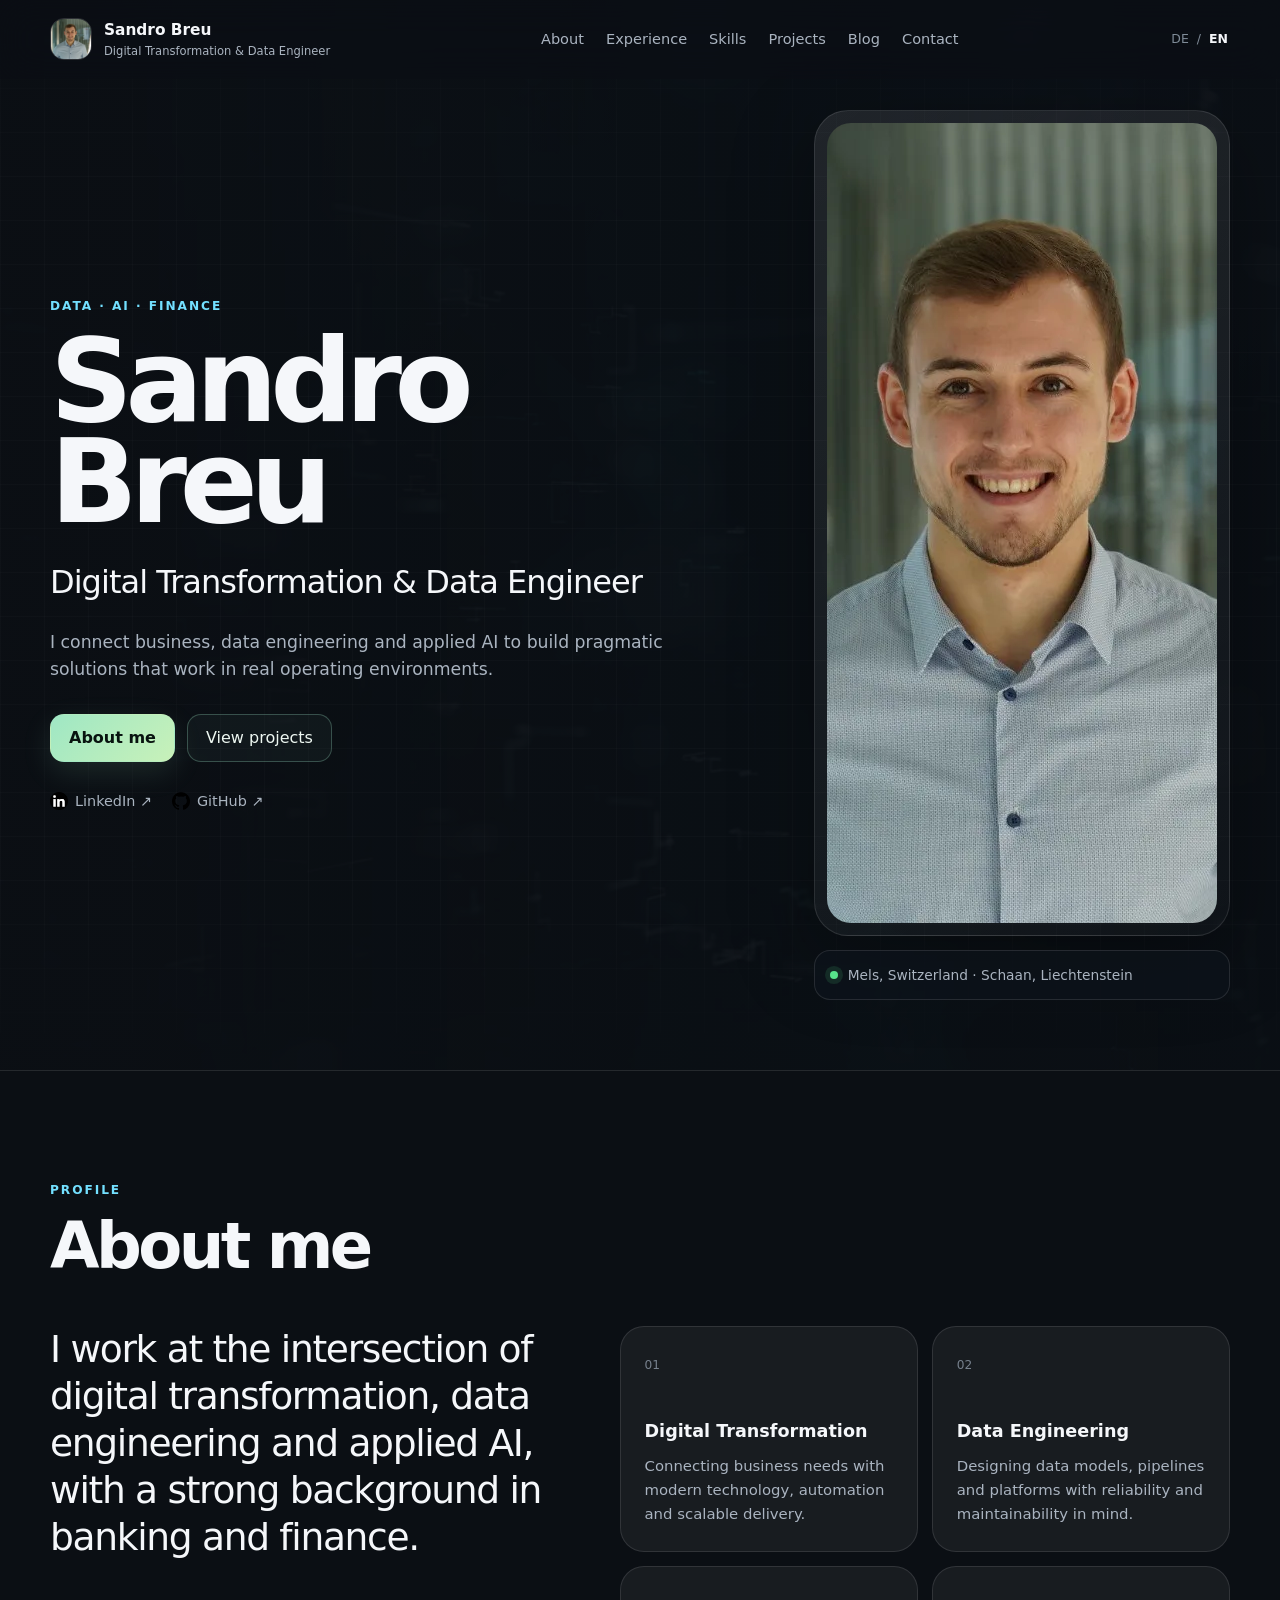
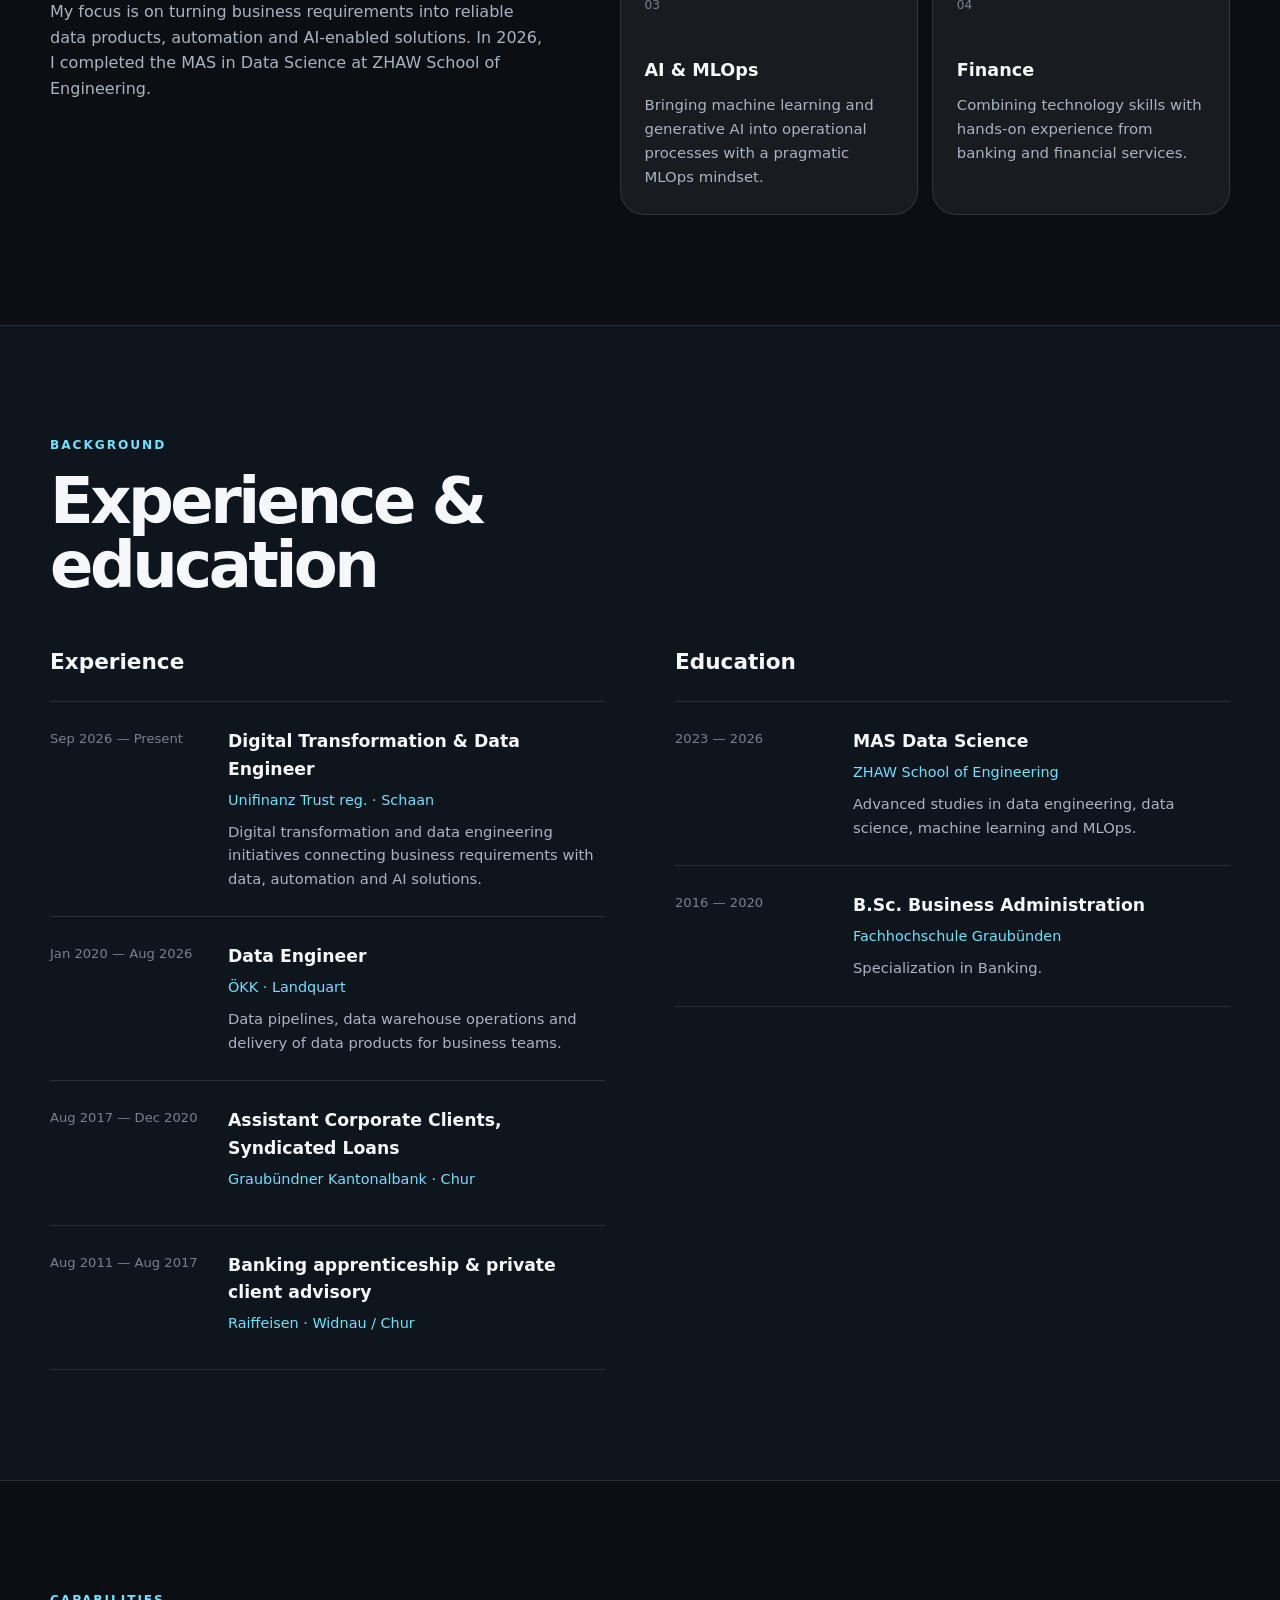
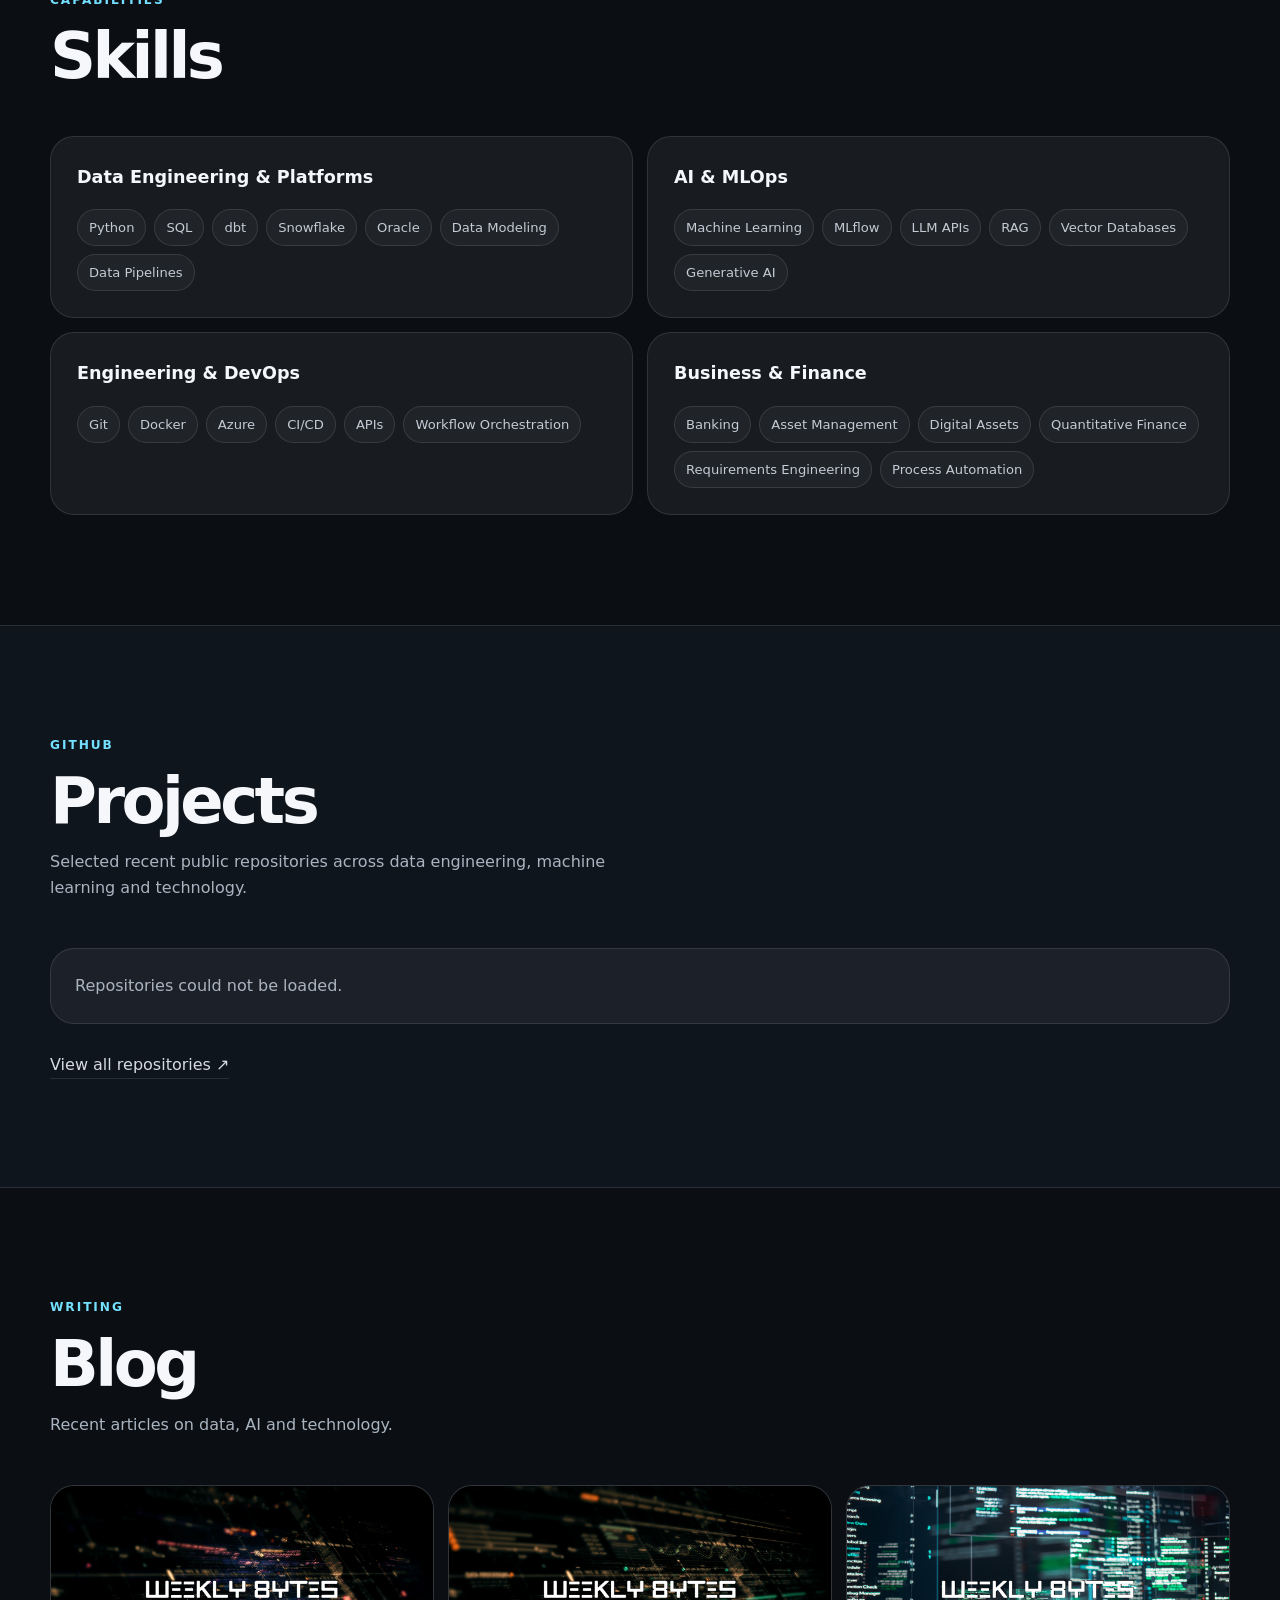
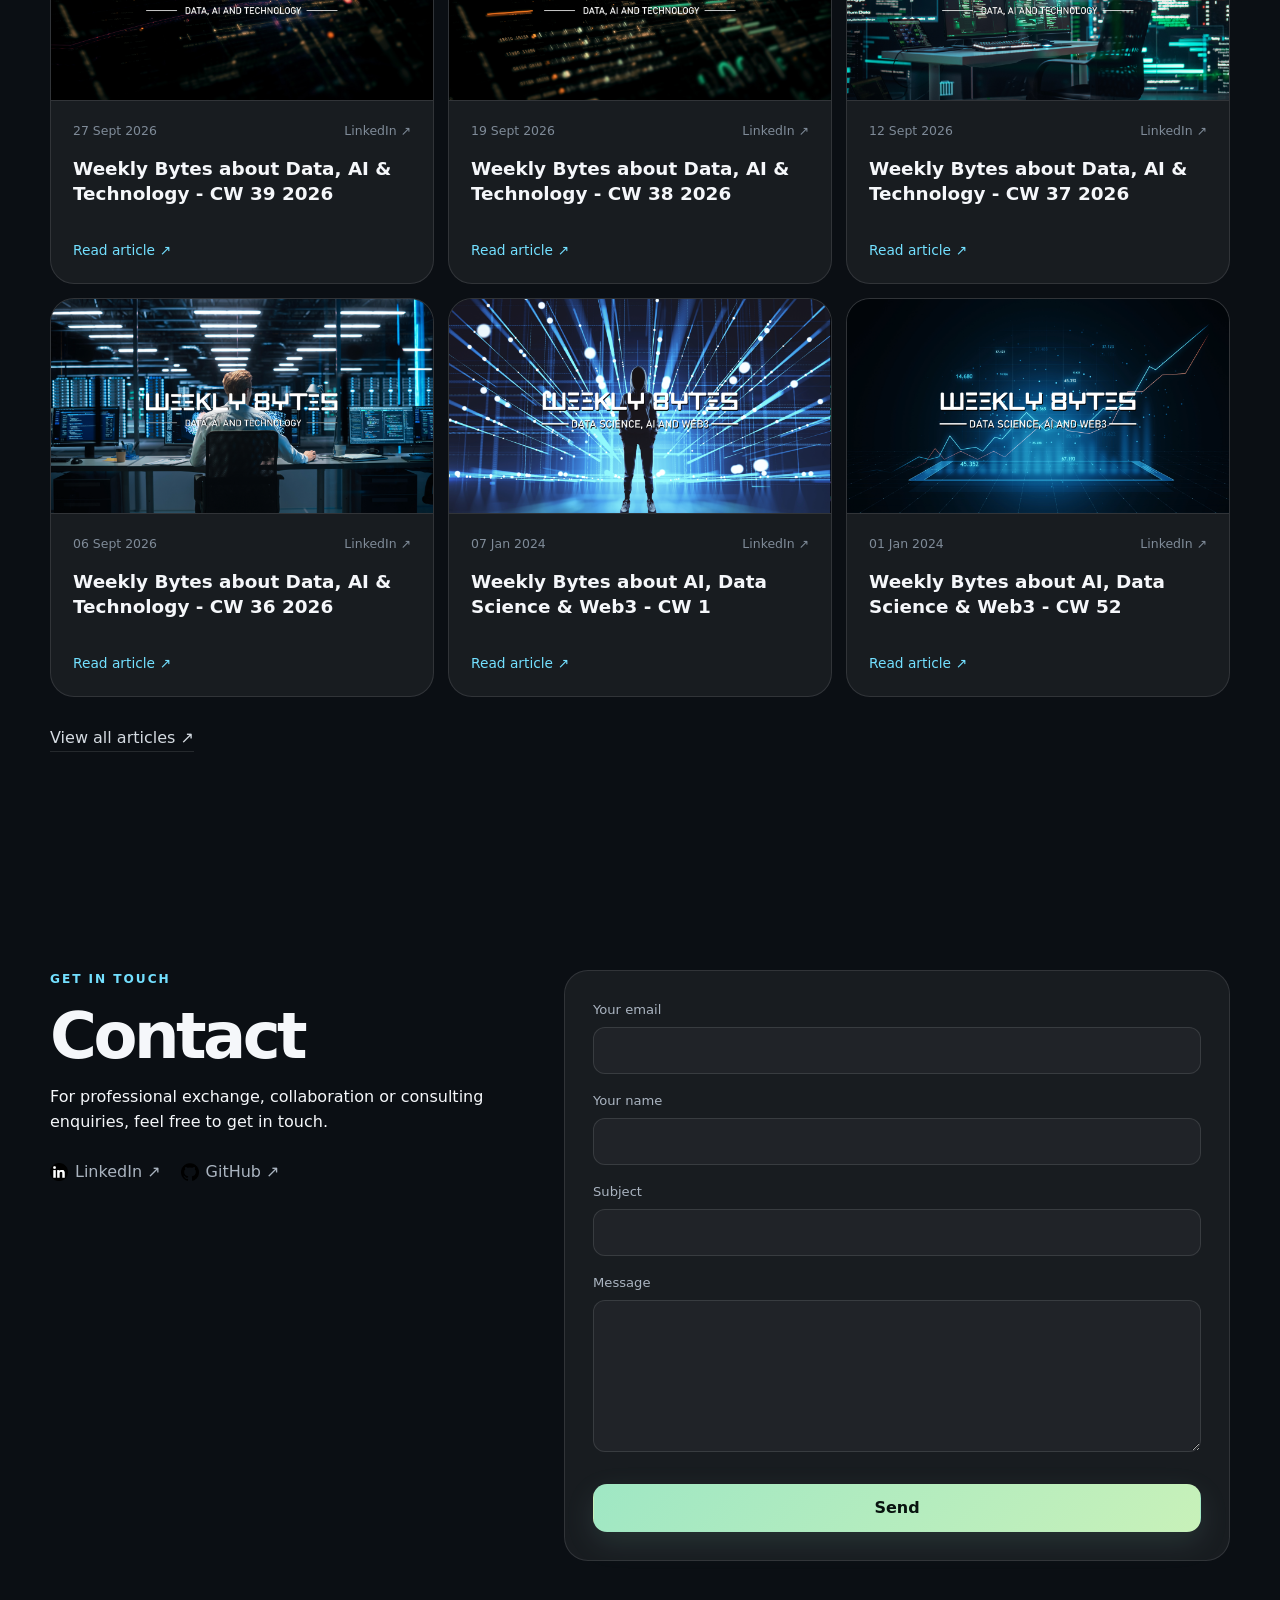
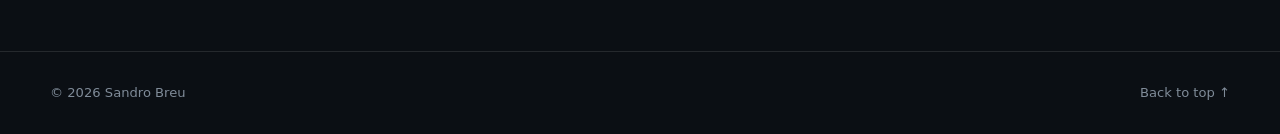
<file: index.html>
<!doctype html>
<html lang="en">
<head>
  <meta charset="utf-8">
  <meta name="viewport" content="width=device-width, initial-scale=1">
  <meta name="robots" content="index, follow, max-image-preview:large">
  <meta name="theme-color" content="#0b0f14">
  <meta name="description" content="Portfolio of Sandro Breu, Digital Transformation & Data Engineer focused on data engineering, data platforms, applied AI, MLOps and finance.">
  <meta name="author" content="Sandro Breu">
  <title>Sandro Breu | Digital Transformation, Data Engineering & AI</title>
  <link rel="canonical" href="https://sandrobreu.github.io/">
  <link rel="shortcut icon" href="favicon.ico">
  <link rel="preload" href="img/main_photo.webp" as="image" type="image/webp">
  <link rel="stylesheet" href="modern/styles.css?v=20260912-3">

  <meta property="og:type" content="website">
  <meta property="og:url" content="https://sandrobreu.github.io/">
  <meta property="og:title" content="Sandro Breu | Digital Transformation, Data Engineering & AI">
  <meta property="og:description" content="Portfolio of Sandro Breu, Digital Transformation & Data Engineer focused on data engineering, data platforms, applied AI, MLOps and finance.">
  <meta property="og:image" content="https://sandrobreu.github.io/img/main_photo.webp">
  <meta property="og:image:alt" content="Sandro Breu">
  <meta property="og:locale" content="en_GB">
  <meta name="twitter:card" content="summary_large_image">
  <meta name="twitter:title" content="Sandro Breu | Digital Transformation, Data Engineering & AI">
  <meta name="twitter:description" content="Portfolio of Sandro Breu, Digital Transformation & Data Engineer focused on data engineering, data platforms, applied AI, MLOps and finance.">
  <meta name="twitter:image" content="https://sandrobreu.github.io/img/main_photo.webp">

  <script type="application/ld+json">
  {
    "@context": "https://schema.org",
    "@type": "Person",
    "name": "Sandro Breu",
    "url": "https://sandrobreu.github.io/",
    "image": "https://sandrobreu.github.io/img/main_photo.webp",
    "jobTitle": "Digital Transformation & Data Engineer",
    "sameAs": [
      "https://www.linkedin.com/in/breusandro/",
      "https://github.com/sandrobreu"
    ],
    "alumniOf": {
      "@type": "CollegeOrUniversity",
      "name": "ZHAW School of Engineering"
    },
    "knowsAbout": [
      "Data Engineering",
      "Data Platforms",
      "Digital Transformation",
      "Artificial Intelligence",
      "MLOps",
      "Machine Learning",
      "Financial Technology"
    ]
  }
  </script>
</head>
<body>
  <a class="skip-link" href="#main">Skip to content</a>

  <header class="site-header" data-header>
    <div class="nav-shell">
      <a class="brand" href="#home" aria-label="Sandro Breu home">
        <span class="brand-mark">SB</span>
        <span class="brand-copy">
          <strong>Sandro Breu</strong>
          <small>Digital Transformation &amp; Data Engineer</small>
        </span>
      </a>

      <nav class="desktop-nav" aria-label="Primary navigation">
        <a href="#about" data-i18n="nav.about">About</a>
        <a href="#experience" data-i18n="nav.experience">Experience</a>
        <a href="#skills" data-i18n="nav.skills">Skills</a>
        <a href="#projects" data-i18n="nav.projects">Projects</a>
        <a href="#blog" data-i18n="nav.blog">Blog</a>
        <a href="#contact" data-i18n="nav.contact">Contact</a>
      </nav>

      <div class="nav-actions">
        <div class="language-switch" aria-label="Language / Sprache">
          <button type="button" data-language="de">DE</button>
          <span>/</span>
          <button type="button" data-language="en">EN</button>
        </div>
        <button class="menu-button" type="button" aria-label="Open menu" aria-expanded="false" data-menu-button>
          <span></span><span></span>
        </button>
      </div>
    </div>

    <nav class="mobile-nav" aria-label="Mobile navigation" data-mobile-nav>
      <a href="#about" data-i18n="nav.about">About</a>
      <a href="#experience" data-i18n="nav.experience">Experience</a>
      <a href="#skills" data-i18n="nav.skills">Skills</a>
      <a href="#projects" data-i18n="nav.projects">Projects</a>
      <a href="#blog" data-i18n="nav.blog">Blog</a>
      <a href="#contact" data-i18n="nav.contact">Contact</a>
    </nav>
  </header>

  <main id="main">
    <section class="hero" id="home">
      <video class="hero-video" autoplay muted loop playsinline preload="metadata" poster="img/main_bg.png" aria-hidden="true">
        <source src="img/background_video.webm" type="video/webm">
      </video>
      <div class="hero-overlay"></div>
      <div class="hero-grid"></div>

      <div class="shell hero-content">
        <div class="hero-copy reveal">
          <p class="eyebrow" data-i18n="hero.eyebrow">Data · AI · Finance</p>
          <h1>Sandro Breu</h1>
          <p class="hero-role">Digital Transformation &amp; Data Engineer</p>
          <p class="hero-intro" data-i18n="hero.intro">I connect business, data engineering and applied AI to build pragmatic solutions that work in real operating environments.</p>
          <div class="hero-actions">
            <a class="button button-primary" href="#about" data-i18n="hero.about">About me</a>
            <a class="button button-ghost" href="#projects" data-i18n="hero.projects">View projects</a>
          </div>
          <div class="hero-links" aria-label="Profiles">
            <a href="https://www.linkedin.com/in/breusandro/" target="_blank" rel="noopener noreferrer"><img src="img/linkedin.png" alt="" width="18" height="18" style="width:18px;height:18px;object-fit:contain;display:inline-block;vertical-align:-4px;margin-right:7px;">LinkedIn ↗</a>
            <a href="https://github.com/sandrobreu" target="_blank" rel="noopener noreferrer"><img src="img/github.png" alt="" width="18" height="18" style="width:18px;height:18px;object-fit:contain;display:inline-block;vertical-align:-4px;margin-right:7px;">GitHub ↗</a>
          </div>
        </div>

        <div class="hero-portrait reveal reveal-delay">
          <div class="portrait-ring">
            <img src="img/main_photo.webp" alt="Sandro Breu" width="800" height="800">
          </div>
          <div class="availability-card">
            <span class="status-dot"></span>
            <span data-i18n="hero.location">Mels, Switzerland · Schaan, Liechtenstein</span>
          </div>
        </div>
      </div>
    </section>

    <section class="section" id="about">
      <div class="shell">
        <div class="section-heading reveal">
          <p class="eyebrow" data-i18n="about.eyebrow">Profile</p>
          <h2 data-i18n="about.title">About me</h2>
        </div>

        <div class="about-layout">
          <div class="about-copy reveal">
            <p class="lead" data-i18n="about.lead">I work at the intersection of digital transformation, data engineering and applied AI, with a strong background in banking and finance.</p>
            <p data-i18n="about.body">My focus is on turning business requirements into reliable data products, automation and AI-enabled solutions. In 2026, I completed the MAS in Data Science at ZHAW School of Engineering.</p>
          </div>

          <div class="focus-grid reveal reveal-delay">
            <article class="focus-card">
              <span class="focus-number">01</span>
              <h3>Digital Transformation</h3>
              <p data-i18n="about.transformation">Connecting business needs with modern technology, automation and scalable delivery.</p>
            </article>
            <article class="focus-card">
              <span class="focus-number">02</span>
              <h3>Data Engineering</h3>
              <p data-i18n="about.engineering">Designing data models, pipelines and platforms with reliability and maintainability in mind.</p>
            </article>
            <article class="focus-card">
              <span class="focus-number">03</span>
              <h3>AI &amp; MLOps</h3>
              <p data-i18n="about.ai">Bringing machine learning and generative AI into operational processes with a pragmatic MLOps mindset.</p>
            </article>
            <article class="focus-card">
              <span class="focus-number">04</span>
              <h3>Finance</h3>
              <p data-i18n="about.finance">Combining technology skills with hands-on experience from banking and financial services.</p>
            </article>
          </div>
        </div>
      </div>
    </section>

    <section class="section section-muted" id="experience">
      <div class="shell">
        <div class="section-heading reveal">
          <p class="eyebrow" data-i18n="experience.eyebrow">Background</p>
          <h2 data-i18n="experience.title">Experience &amp; education</h2>
        </div>

        <div class="timeline-grid">
          <div class="timeline-column reveal">
            <h3 data-i18n="experience.work">Experience</h3>
            <div class="timeline-list">
              <article class="timeline-item">
                <div class="timeline-meta">Sep 2026 — Present</div>
                <div>
                  <h4>Digital Transformation &amp; Data Engineer</h4>
                  <p class="timeline-company">Unifinanz Trust reg. · Schaan</p>
                  <p data-i18n="experience.unifinanz">Digital transformation and data engineering initiatives connecting business requirements with data, automation and AI solutions.</p>
                </div>
              </article>
              <article class="timeline-item">
                <div class="timeline-meta">Jan 2020 — Aug 2026</div>
                <div>
                  <h4>Data Engineer</h4>
                  <p class="timeline-company">ÖKK · Landquart</p>
                  <p data-i18n="experience.oekk">Data pipelines, data warehouse operations and delivery of data products for business teams.</p>
                </div>
              </article>
              <article class="timeline-item">
                <div class="timeline-meta">Aug 2017 — Dec 2020</div>
                <div>
                  <h4>Assistant Corporate Clients, Syndicated Loans</h4>
                  <p class="timeline-company">Graubündner Kantonalbank · Chur</p>
                </div>
              </article>
              <article class="timeline-item">
                <div class="timeline-meta">2011 — 2017</div>
                <div>
                  <h4 data-i18n="experience.raiffeisenTitle">Banking apprenticeship &amp; private client advisory</h4>
                  <p class="timeline-company">Raiffeisen · Widnau / Chur</p>
                </div>
              </article>
            </div>
          </div>

          <div class="timeline-column reveal reveal-delay">
            <h3 data-i18n="experience.education">Education</h3>
            <div class="timeline-list">
              <article class="timeline-item">
                <div class="timeline-meta">2023 — 2026</div>
                <div>
                  <h4>MAS Data Science</h4>
                  <p class="timeline-company">ZHAW School of Engineering</p>
                  <p data-i18n="experience.mas">Advanced studies in data engineering, data science, machine learning and MLOps.</p>
                </div>
              </article>
              <article class="timeline-item">
                <div class="timeline-meta">2016 — 2020</div>
                <div>
                  <h4>B.Sc. Business Administration</h4>
                  <p class="timeline-company">Fachhochschule Graubünden</p>
                  <p data-i18n="experience.bsc">Specialization in Banking.</p>
                </div>
              </article>
            </div>
          </div>
        </div>
      </div>
    </section>

    <section class="section" id="skills">
      <div class="shell">
        <div class="section-heading reveal">
          <p class="eyebrow" data-i18n="skills.eyebrow">Capabilities</p>
          <h2 data-i18n="skills.title">Skills</h2>
        </div>

        <div class="skills-grid reveal">
          <article class="skill-card">
            <h3>Data Engineering &amp; Platforms</h3>
            <div class="tag-cloud"><span>Python</span><span>SQL</span><span>dbt</span><span>Snowflake</span><span>Oracle</span><span>Data Modeling</span><span>Data Pipelines</span></div>
          </article>
          <article class="skill-card">
            <h3>AI &amp; MLOps</h3>
            <div class="tag-cloud"><span>Machine Learning</span><span>MLflow</span><span>LLM APIs</span><span>RAG</span><span>Vector Databases</span><span>Generative AI</span></div>
          </article>
          <article class="skill-card">
            <h3>Engineering &amp; DevOps</h3>
            <div class="tag-cloud"><span>Git</span><span>Docker</span><span>Azure</span><span>CI/CD</span><span>APIs</span><span>Workflow Orchestration</span></div>
          </article>
          <article class="skill-card">
            <h3>Business &amp; Finance</h3>
            <div class="tag-cloud"><span>Banking</span><span>Asset Management</span><span>Digital Assets</span><span>Quantitative Finance</span><span>Requirements Engineering</span><span>Process Automation</span></div>
          </article>
        </div>
      </div>
    </section>

    <section class="section section-muted" id="projects">
      <div class="shell">
        <div class="section-heading reveal">
          <p class="eyebrow">GitHub</p>
          <h2 data-i18n="projects.title">Projects</h2>
          <p data-i18n="projects.intro">Selected recent public repositories across data engineering, machine learning and technology.</p>
        </div>
        <div class="project-grid" data-project-grid>
          <div class="loading-card" data-i18n="projects.loading">Loading repositories…</div>
        </div>
        <div class="section-action reveal">
          <a class="text-link" href="https://github.com/sandrobreu?tab=repositories" target="_blank" rel="noopener noreferrer" data-i18n="projects.all">View all repositories ↗</a>
        </div>
      </div>
    </section>

    <section class="section" id="blog">
      <div class="shell">
        <div class="section-heading reveal">
          <p class="eyebrow" data-i18n="blog.eyebrow">Writing</p>
          <h2 data-i18n="blog.title">Blog</h2>
          <p data-i18n="blog.intro">Recent articles on data, AI and technology.</p>
        </div>
        <div class="article-grid" data-article-grid>
          <div class="loading-card" data-i18n="blog.loading">Loading articles…</div>
        </div>
        <div class="section-action reveal">
          <a class="text-link" href="https://www.linkedin.com/newsletters/7113976045355048961/" target="_blank" rel="noopener noreferrer" data-i18n="blog.all">View all articles ↗</a>
        </div>
      </div>
    </section>

    <section class="section contact-section" id="contact">
      <div class="shell contact-layout">
        <div class="section-heading reveal">
          <p class="eyebrow" data-i18n="contact.eyebrow">Get in touch</p>
          <h2 data-i18n="contact.title">Contact</h2>
          <p data-i18n="contact.intro">For professional exchange, collaboration or consulting enquiries, feel free to get in touch.</p>
          <div class="contact-links">
            <a href="https://www.linkedin.com/in/breusandro/" target="_blank" rel="noopener noreferrer"><img src="img/linkedin.png" alt="" width="18" height="18" style="width:18px;height:18px;object-fit:contain;display:inline-block;vertical-align:-4px;margin-right:7px;">LinkedIn ↗</a>
            <a href="https://github.com/sandrobreu" target="_blank" rel="noopener noreferrer"><img src="img/github.png" alt="" width="18" height="18" style="width:18px;height:18px;object-fit:contain;display:inline-block;vertical-align:-4px;margin-right:7px;">GitHub ↗</a>
          </div>
        </div>

        <form class="contact-card reveal reveal-delay" action="https://formspree.io/f/xgvkyvbe" method="POST">
          <label>
            <span data-i18n="contact.email">Your email</span>
            <input type="email" name="email" autocomplete="email" required>
          </label>
          <label>
            <span data-i18n="contact.name">Your name</span>
            <input type="text" name="name" autocomplete="name" required>
          </label>
          <label>
            <span data-i18n="contact.subject">Subject</span>
            <input type="text" name="subject" required>
          </label>
          <label>
            <span data-i18n="contact.message">Message</span>
            <textarea name="message" rows="6" required></textarea>
          </label>
          <div class="g-recaptcha" data-sitekey="6LdqmCAUAAAAAMMNEZvn6g4W5e0or2sZmAVpxVqI" data-theme="dark"></div>
          <button class="button button-primary" type="submit" data-i18n="contact.send">Send</button>
        </form>
      </div>
    </section>
  </main>

  <footer class="site-footer">
    <div class="shell footer-content">
      <span>© <span data-current-year></span> Sandro Breu</span>
      <a href="#home" data-i18n="footer.top">Back to top ↑</a>
    </div>
  </footer>

  <script src="https://www.google.com/recaptcha/api.js" async defer></script>
  <script src="modern/app.js" defer></script>
</body>
</html>
</file>
<file: modern/styles.css>
:root {
  --bg: #0b0f14;
  --bg-soft: #111821;
  --panel: rgba(255,255,255,.055);
  --panel-strong: rgba(255,255,255,.085);
  --text: #f5f7fa;
  --muted: #aab4c0;
  --line: rgba(255,255,255,.11);
  --accent: #73e0ff;
  --accent-2: #9f8cff;
  --shadow: 0 24px 80px rgba(0,0,0,.35);
  --radius: 24px;
  --shell: min(1180px, calc(100vw - 40px));
}

* { box-sizing: border-box; }
html { scroll-behavior: smooth; }
body {
  margin: 0;
  background: var(--bg);
  color: var(--text);
  font-family: Inter, ui-sans-serif, system-ui, -apple-system, BlinkMacSystemFont, "Segoe UI", sans-serif;
  line-height: 1.6;
  -webkit-font-smoothing: antialiased;
}
body::before {
  content: "";
  position: fixed;
  inset: 0;
  pointer-events: none;
  background:
    radial-gradient(circle at 15% 10%, rgba(115,224,255,.08), transparent 32%),
    radial-gradient(circle at 85% 20%, rgba(159,140,255,.08), transparent 28%);
  z-index: -1;
}
img { max-width: 100%; display: block; }
a { color: inherit; text-decoration: none; }
button, input, textarea { font: inherit; }
button { color: inherit; }
.shell { width: var(--shell); margin: 0 auto; }
.skip-link { position: fixed; left: 12px; top: -60px; z-index: 999; padding: 10px 14px; background: white; color: black; border-radius: 10px; }
.skip-link:focus { top: 12px; }

.site-header {
  position: fixed;
  inset: 0 0 auto 0;
  z-index: 50;
  background: rgba(11,15,20,.65);
  backdrop-filter: blur(18px);
  border-bottom: 1px solid transparent;
  transition: .25s ease;
}
.site-header.scrolled { border-bottom-color: var(--line); background: rgba(11,15,20,.88); }
.nav-shell {
  width: var(--shell);
  margin: 0 auto;
  min-height: 78px;
  display: flex;
  align-items: center;
  justify-content: space-between;
  gap: 24px;
}
.brand { display: flex; align-items: center; gap: 12px; min-width: 260px; }
.brand-mark {
  width: 42px; height: 42px; border-radius: 14px;
  display: grid; place-items: center;
  font-weight: 800; letter-spacing: -.04em;
  color: #071014;
  background: linear-gradient(135deg, var(--accent), var(--accent-2));
}
.brand-copy { display: grid; }
.brand-copy strong { font-size: .96rem; }
.brand-copy small { color: var(--muted); font-size: .72rem; }
.desktop-nav { display: flex; align-items: center; gap: 22px; }
.desktop-nav a { color: var(--muted); font-size: .91rem; transition: .2s ease; }
.desktop-nav a:hover { color: var(--text); }
.nav-actions { display: flex; align-items: center; gap: 16px; }
.language-switch { display: flex; align-items: center; gap: 6px; color: #7f8b98; font-size: .78rem; }
.language-switch button { border: 0; background: transparent; padding: 5px 2px; cursor: pointer; color: #7f8b98; }
.language-switch button.active { color: var(--text); font-weight: 700; }
.menu-button { display: none; border: 0; background: transparent; width: 38px; height: 38px; padding: 10px; cursor: pointer; }
.menu-button span { display: block; width: 100%; height: 2px; background: var(--text); margin: 5px 0; }
.mobile-nav { display: none; }

.hero {
  min-height: 100svh;
  position: relative;
  display: grid;
  align-items: center;
  overflow: hidden;
  border-bottom: 1px solid var(--line);
}
.hero-video { position: absolute; inset: 0; width: 100%; height: 100%; object-fit: cover; opacity: .25; }
.hero-overlay { position: absolute; inset: 0; background: linear-gradient(90deg, rgba(11,15,20,.98) 10%, rgba(11,15,20,.8) 55%, rgba(11,15,20,.9)); }
.hero-grid { position: absolute; inset: 0; opacity: .16; background-image: linear-gradient(var(--line) 1px, transparent 1px), linear-gradient(90deg, var(--line) 1px, transparent 1px); background-size: 44px 44px; mask-image: linear-gradient(to bottom, transparent, #000 15%, #000 85%, transparent); }
.hero-content { position: relative; z-index: 2; display: grid; grid-template-columns: 1.25fr .75fr; gap: 70px; align-items: center; padding-top: 110px; padding-bottom: 70px; }
.eyebrow { margin: 0 0 14px; text-transform: uppercase; letter-spacing: .16em; font-size: .76rem; color: var(--accent); font-weight: 700; }
.hero h1 { font-size: clamp(4rem, 9vw, 8.4rem); line-height: .88; letter-spacing: -.065em; margin: 0; }
.hero-role { margin: 24px 0 0; font-size: clamp(1.25rem, 2.6vw, 2rem); letter-spacing: -.03em; }
.hero-intro { max-width: 720px; color: var(--muted); font-size: 1.08rem; margin: 20px 0 0; }
.hero-actions { display: flex; gap: 12px; flex-wrap: wrap; margin-top: 30px; }
.button { display: inline-flex; align-items: center; justify-content: center; min-height: 48px; padding: 0 18px; border-radius: 14px; border: 1px solid var(--line); transition: .2s ease; cursor: pointer; }
.button-primary { border-color: transparent; background: linear-gradient(135deg, var(--accent), var(--accent-2)); color: #081014; font-weight: 800; }
.button-primary:hover { transform: translateY(-2px); box-shadow: 0 14px 36px rgba(115,224,255,.16); }
.button-ghost { background: rgba(255,255,255,.045); }
.button-ghost:hover { background: rgba(255,255,255,.08); }
.hero-links { display: flex; gap: 20px; margin-top: 28px; color: var(--muted); font-size: .9rem; }
.hero-links a:hover, .text-link:hover, .contact-links a:hover { color: var(--accent); }
.hero-portrait { justify-self: end; width: min(100%, 420px); }
.portrait-ring { padding: 12px; border-radius: 34px; border: 1px solid var(--line); background: linear-gradient(145deg, rgba(255,255,255,.09), rgba(255,255,255,.025)); box-shadow: var(--shadow); }
.portrait-ring img { border-radius: 24px; aspect-ratio: 1; object-fit: cover; }
.availability-card { margin-top: 14px; border: 1px solid var(--line); background: rgba(13,19,27,.8); border-radius: 16px; padding: 13px 15px; display: flex; align-items: center; gap: 10px; color: var(--muted); font-size: .86rem; }
.status-dot { width: 8px; height: 8px; border-radius: 50%; background: #57e38b; box-shadow: 0 0 0 5px rgba(87,227,139,.12); }

.section { padding: 110px 0; }
.section-muted { background: #0f151d; border-top: 1px solid var(--line); border-bottom: 1px solid var(--line); }
.section-heading { max-width: 720px; margin-bottom: 48px; }
.section-heading h2 { margin: 0; font-size: clamp(2.4rem, 5vw, 4.7rem); line-height: 1; letter-spacing: -.055em; }
.section-heading p:last-child { color: var(--muted); max-width: 620px; }
.about-layout { display: grid; grid-template-columns: .9fr 1.1fr; gap: 70px; align-items: start; }
.about-copy .lead { font-size: clamp(1.5rem, 3vw, 2.35rem); line-height: 1.25; letter-spacing: -.035em; margin-top: 0; }
.about-copy p:not(.lead) { color: var(--muted); }
.focus-grid { display: grid; grid-template-columns: repeat(2, 1fr); gap: 14px; }
.focus-card, .skill-card, .project-card, .article-card, .contact-card, .loading-card { border: 1px solid var(--line); background: var(--panel); border-radius: var(--radius); }
.focus-card { padding: 24px; min-height: 220px; }
.focus-number { color: #77818d; font-size: .76rem; }
.focus-card h3 { margin: 40px 0 10px; font-size: 1.1rem; }
.focus-card p { color: var(--muted); font-size: .93rem; margin: 0; }
.timeline-grid { display: grid; grid-template-columns: 1fr 1fr; gap: 70px; }
.timeline-column > h3 { font-size: 1.35rem; margin: 0 0 22px; }
.timeline-list { border-top: 1px solid var(--line); }
.timeline-item { display: grid; grid-template-columns: 150px 1fr; gap: 28px; padding: 26px 0; border-bottom: 1px solid var(--line); }
.timeline-meta { color: #77818d; font-size: .82rem; }
.timeline-item h4 { margin: 0 0 5px; font-size: 1.08rem; }
.timeline-company { color: var(--accent); margin: 0 0 8px; font-size: .9rem; }
.timeline-item p:not(.timeline-company) { color: var(--muted); margin: 0; font-size: .92rem; }
.skills-grid { display: grid; grid-template-columns: repeat(2, 1fr); gap: 14px; }
.skill-card { padding: 26px; }
.skill-card h3 { margin: 0 0 18px; font-size: 1.1rem; }
.tag-cloud { display: flex; flex-wrap: wrap; gap: 8px; }
.tag-cloud span { padding: 7px 11px; border: 1px solid var(--line); border-radius: 999px; color: #c4cbd4; font-size: .82rem; background: rgba(255,255,255,.035); }
.project-grid, .article-grid { display: grid; grid-template-columns: repeat(3, 1fr); gap: 14px; }
.project-card, .article-card { padding: 24px; transition: .2s ease; min-height: 220px; display: flex; flex-direction: column; }
.project-card:hover, .article-card:hover { transform: translateY(-4px); background: var(--panel-strong); }
.card-meta { color: #7f8b98; font-size: .78rem; display: flex; justify-content: space-between; gap: 12px; }
.project-card h3, .article-card h3 { margin: 26px 0 10px; font-size: 1.15rem; line-height: 1.35; }
.project-card p, .article-card p { color: var(--muted); font-size: .9rem; margin: 0; }
.card-link { margin-top: auto; padding-top: 22px; color: var(--accent); font-size: .86rem; }
.article-card { min-height: 300px; overflow: hidden; padding: 0; }
.article-card img { width: 100%; aspect-ratio: 16/9; object-fit: cover; border-bottom: 1px solid var(--line); }
.article-body { padding: 20px 22px 22px; display: flex; flex: 1; flex-direction: column; }
.article-body h3 { margin-top: 16px; }
.loading-card { padding: 24px; color: var(--muted); grid-column: 1/-1; }
.section-action { margin-top: 28px; }
.text-link { color: #d5dbe2; border-bottom: 1px solid var(--line); padding-bottom: 4px; }
.contact-section { padding-bottom: 90px; }
.contact-layout { display: grid; grid-template-columns: .8fr 1.2fr; gap: 70px; }
.contact-links { display: flex; gap: 20px; color: var(--muted); margin-top: 24px; }
.contact-card { padding: 28px; display: grid; gap: 16px; }
.contact-profile p { margin: 0; color: var(--muted); }
.contact-links-large { margin-top: 8px; flex-wrap: wrap; }
.contact-card label { display: grid; gap: 7px; color: var(--muted); font-size: .82rem; }
.contact-card input, .contact-card textarea { width: 100%; border: 1px solid var(--line); background: rgba(255,255,255,.035); color: var(--text); border-radius: 12px; padding: 12px 13px; outline: none; resize: vertical; }
.contact-card input:focus, .contact-card textarea:focus { border-color: rgba(115,224,255,.65); box-shadow: 0 0 0 3px rgba(115,224,255,.08); }
.site-footer { border-top: 1px solid var(--line); color: #7f8b98; font-size: .82rem; }
.footer-content { min-height: 82px; display: flex; align-items: center; justify-content: space-between; gap: 20px; }
.footer-content a:hover { color: var(--text); }

/* Content must never depend on JavaScript for visibility. */
.reveal, .reveal.visible { opacity: 1; transform: none; }

@media (min-width: 981px) {
  .hero-actions .button-primary,
  .contact-card .button-primary {
    background: linear-gradient(135deg, #9FE7C4 0%, #C8F1B9 100%);
    color: #08130f;
    box-shadow: 0 10px 30px rgba(159,231,196,.12);
  }
  .hero-actions .button-primary:hover,
  .contact-card .button-primary:hover {
    box-shadow: 0 14px 38px rgba(159,231,196,.24);
  }
  .hero-actions .button-ghost {
    background: rgba(159,231,196,.045);
    border-color: rgba(159,231,196,.28);
    color: #edf7f1;
  }
  .hero-actions .button-ghost:hover {
    background: rgba(159,231,196,.10);
    border-color: rgba(159,231,196,.52);
  }
}

@media (prefers-reduced-motion: reduce) {
  *, *::before, *::after { scroll-behavior: auto !important; animation: none !important; transition: none !important; }
  .hero-video { display: none; }
}

@media (max-width: 980px) {
  .desktop-nav { display: none; }
  .menu-button { display: block; }
  .brand { min-width: 0; }
  .brand-copy small { display: none; }
  .mobile-nav {
    display: block;
    width: var(--shell);
    max-height: 0;
    margin: 0 auto;
    padding: 0;
    overflow: hidden;
    opacity: 0;
    visibility: hidden;
    pointer-events: none;
    transition: max-height .28s ease, opacity .2s ease, padding .28s ease, visibility 0s linear .28s;
  }
  .mobile-nav.open {
    max-height: 360px;
    padding: 0 0 18px;
    opacity: 1;
    visibility: visible;
    pointer-events: auto;
    transition: max-height .28s ease, opacity .2s ease, padding .28s ease, visibility 0s;
  }
  .mobile-nav a { display: block; padding: 10px 0; color: var(--muted); }
  .hero-actions .button-primary {
    background: linear-gradient(135deg, #9FE7C4 0%, #C8F1B9 100%);
    color: #08130f;
    box-shadow: 0 10px 30px rgba(159,231,196,.12);
  }
  .hero-actions .button-primary:hover {
    box-shadow: 0 14px 38px rgba(159,231,196,.24);
  }
  .hero-actions .button-ghost {
    background: rgba(159,231,196,.045);
    border-color: rgba(159,231,196,.28);
    color: #edf7f1;
  }
  .hero-actions .button-ghost:hover {
    background: rgba(159,231,196,.10);
    border-color: rgba(159,231,196,.52);
  }
  .hero-content, .about-layout, .timeline-grid, .contact-layout { grid-template-columns: 1fr; }
  .hero-portrait { justify-self: start; max-width: 340px; }
  .project-grid, .article-grid { grid-template-columns: repeat(2, 1fr); }
  .hero { min-height: auto; }
  .hero-content { padding-top: 150px; padding-bottom: 90px; }
}

@media (max-width: 680px) {
  :root { --shell: min(100% - 28px, 1180px); }
  .section { padding: 82px 0; }
  .nav-shell { min-height: 68px; }
  .brand-copy { display: none; }
  .hero-content { padding-top: 120px; padding-bottom: 70px; gap: 38px; }
  .hero h1 { font-size: clamp(3.5rem, 20vw, 5.5rem); }
  .hero-portrait {
    width: min(88vw, 320px);
    max-width: 320px;
    justify-self: center;
  }
  .portrait-ring {
    width: 100%;
    padding: 8px;
    border-radius: 24px;
  }
  .portrait-ring img {
    width: 100%;
    height: 190px;
    aspect-ratio: auto;
    border-radius: 16px;
    object-fit: cover;
    object-position: center 26%;
  }
  .availability-card {
    width: 100%;
    justify-content: center;
    text-align: center;
  }
  .contact-card {
    background: rgba(17,24,33,.96);
    border-color: rgba(255,255,255,.20);
    box-shadow: 0 18px 48px rgba(0,0,0,.30);
  }
  .contact-card label {
    color: #dce3ea;
  }
  .contact-card input,
  .contact-card textarea {
    background: rgba(255,255,255,.075);
    border-color: rgba(255,255,255,.22);
  }
  .contact-card input:focus,
  .contact-card textarea:focus {
    border-color: rgba(115,224,255,.9);
    box-shadow: 0 0 0 3px rgba(115,224,255,.13);
    background: rgba(255,255,255,.095);
  }
  .focus-grid, .skills-grid, .project-grid, .article-grid { grid-template-columns: 1fr; }
  .timeline-item { grid-template-columns: 1fr; gap: 8px; }
  .language-switch { margin-left: auto; }
  .footer-content { padding: 20px 0; align-items: flex-start; flex-direction: column; }
}
</file>
